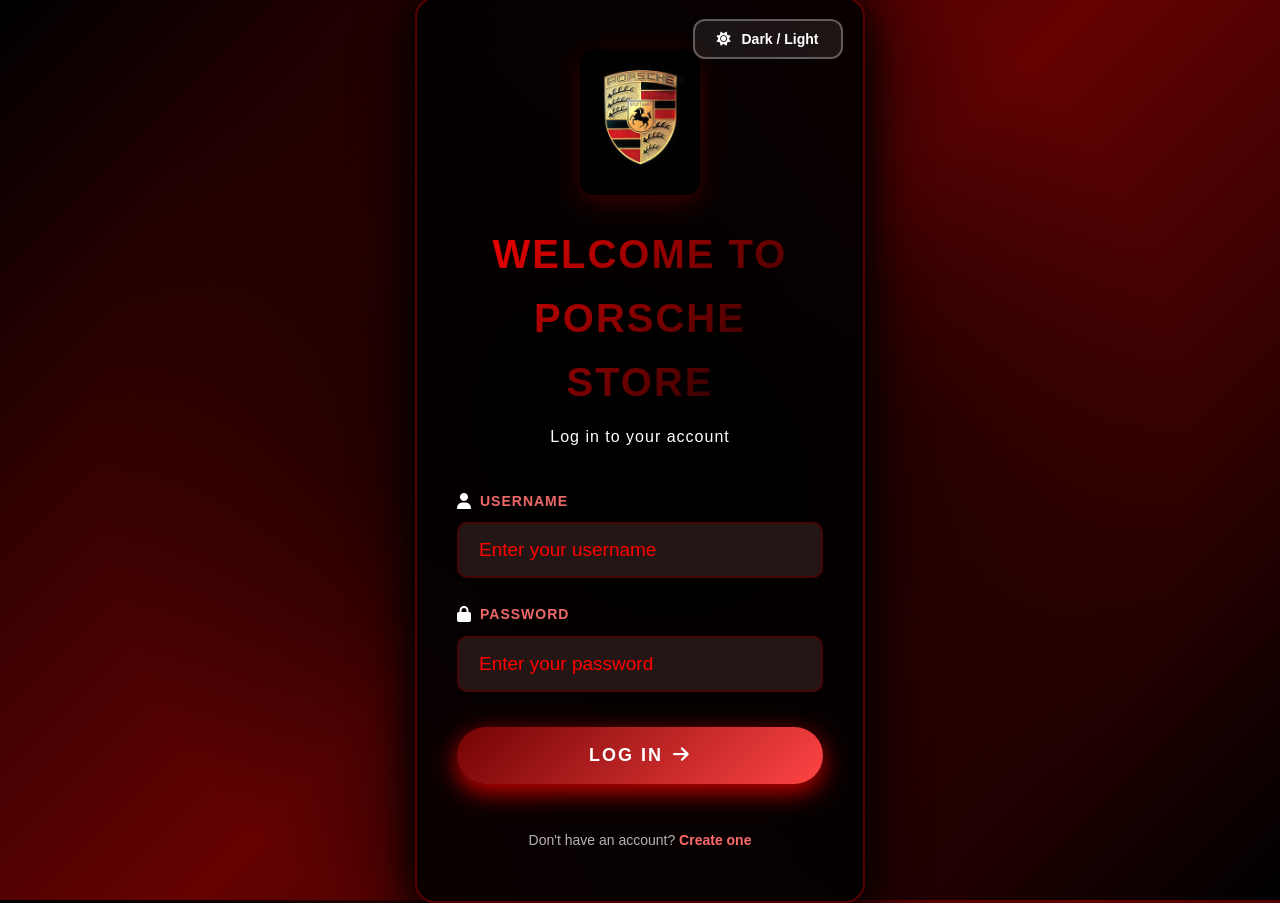
<file: index.html>
<!DOCTYPE html>
<html lang="en">

<head>
    <meta charset="UTF-8">
    <meta name="viewport" content="width=device-width, initial-scale=1.0">
    <title>Login - Porsche Store</title>
    <link rel="stylesheet" href="styles.css">
    <link rel="stylesheet" href="login.css">
    <link rel="stylesheet" href="https://cdnjs.cloudflare.com/ajax/libs/font-awesome/6.5.0/css/all.min.css"
        integrity="sha512-2SwdPD6INVrV/lHTZbO2nodKhrnDdJK9/kg2XD1r9uGqPo1cUbujc+IYdlYdEErWNu69gVcYgdxlmVmzTWnetw=="
        crossorigin="anonymous" />
</head>

<body class="login-page">
    <div class="login-overlay">
        <div class="login-container">
            <div class="login-header">
                <div class="theme-switch-box">
                    <button class="theme-toggle" aria-label="Toggle theme">
                        <i class="fa-solid fa-sun"></i>
                    </button>
                </div>
                <img src="images/logo.png" alt="Porsche Store Logo" class="login-logo"
                    onclick="window.location.href='pages/home.html'" style="cursor: pointer;">
                <h1 class="login-title">Welcome to Porsche Store</h1>
                <p class="login-subtitle">Log in to your account</p>
            </div>
            <form class="login-form" id="loginForm">
                <div class="input-group">
                    <label for="username">
                        <i class="fa-solid fa-user"></i>
                        Username
                    </label>
                    <input type="text" id="username" name="username" placeholder="Enter your username" required>
                </div>
                <div class="input-group">
                    <label for="password">
                        <i class="fa-solid fa-lock"></i>
                        Password
                    </label>
                    <input type="password" id="password" name="password" placeholder="Enter your password" required>
                </div>
                <button type="submit" class="login-button">
                    <span>Log In</span>
                    <i class="fa-solid fa-arrow-right"></i>
                </button>
                <p class="login-footer">Don't have an account? <a href="#" class="signup-link">Create one</a></p>
            </form>
        </div>
    </div>
    <script src="script.js"></script>
    <script>
        document.getElementById("loginForm").addEventListener("submit", function (e) {
            e.preventDefault();
            localStorage.setItem("loggedIn", "true");
            window.location.href = "pages/home.html";
        });
    </script>
</body>

</html>
</file>
<file: styles.css>
/* Base Styles */
* {
  margin: 0;
  padding: 0;
  box-sizing: border-box;
}

/* CSS Variables for Theme */
:root {
  /* Dark Mode (Default) */
  --bg-primary: linear-gradient(135deg, #0a0a0a 0%, #1a1a1a 50%, #0a0a0a 100%);
  --bg-secondary: rgba(77, 38, 38, 0.95);
  --bg-card: rgba(255, 255, 255, 0.05);
  --bg-card-hover: rgba(255, 255, 255, 0.08);
  --text-primary: #fff;
  --text-secondary: #ccc;
  --text-muted: rgba(255, 255, 255, 0.6);
  --border-color: rgba(255, 0, 0, 0.3);
  --border-color-light: rgba(255, 0, 0, 0.2);
  --accent-color: #ff0000;
  --accent-gradient: linear-gradient(135deg, #ff0000 0%, #ff4444 100%);
  --shadow-color: rgba(0, 0, 0, 0.5);
}

[data-theme="light"] {
  /* Light Mode */
  --bg-primary: linear-gradient(135deg, #ffffff 0%, #ffffff 50%, #f5f5f5 100%);
  --bg-secondary: rgba(252, 252, 252, 0.95);
  --bg-card: rgba(248, 246, 246, 0.05);
  --bg-card-hover: rgba(0, 0, 0, 0.08);
  --text-primary: #1a1a1a;
  --text-secondary: #333;
  --text-muted: rgba(0, 0, 0, 0.6);
  --border-color: rgba(255, 0, 0, 0.4);
  --border-color-light: rgba(255, 0, 0, 0.3);
  --accent-color: #7a7676;
  --accent-gradient: linear-gradient(135deg, #ff0000 0%, #ff4444 100%);
  --shadow-color: rgba(0, 0, 0, 0.2);
}

body {
  background: var(--bg-primary);
  color: var(--text-primary);
  font-family: "Segoe UI", Tahoma, Geneva, Verdana, sans-serif;
  text-align: center;
  margin: 0;
  padding: 0;
  min-height: 100vh;
  display: flex;
  flex-direction: column;
  line-height: 1.6;
  transition: background 0.3s ease, color 0.3s ease;
}

/* Theme Toggle Button */
.theme-toggle {
  background: var(--bg-card);
  border: 2px solid var(--border-color-light);
  color: var(--text-primary);
  padding: 10px 18px;
  border-radius: 12px;
  cursor: pointer;
  font-size: 14px;
  font-weight: 700;
  transition: all 0.3s ease;
  display: inline-flex;
  align-items: center;
  justify-content: center;
  gap: 10px;
  min-width: 150px;
  height: auto;
  box-shadow: 0 2px 10px var(--shadow-color);
}

.theme-toggle:hover {
  background: var(--bg-card-hover);
  border-color: var(--border-color);
  transform: translateY(-2px);
  box-shadow: 0 4px 15px var(--shadow-color);
}

.theme-toggle i {
  transition: transform 0.3s ease;
}

.theme-toggle:hover i {
  transform: rotate(180deg);
}

.theme-toggle::after {
  content: "Dark / Light";
}

/* Premium Header Styles */
.main-header {
  position: sticky;
  top: 0;
  z-index: 1000;
  background: var(--bg-secondary);
  backdrop-filter: blur(10px);
  border-bottom: 2px solid var(--border-color);
  box-shadow: 0 4px 20px var(--shadow-color);
  padding: 15px 0;
  transition: all 0.3s ease;
}

.header-content {
  max-width: 1400px;
  margin: 0 auto;
  padding: 0 30px;
  display: flex;
  justify-content: space-between;
  align-items: center;
  flex-wrap: wrap;
  gap: 20px;
}

.logo-section {
  display: flex;
  align-items: center;
  gap: 15px;
}

.header-logo {
  height: 60px;
  width: auto;
  border-radius: 10px;
  box-shadow: 0 4px 15px rgba(255, 0, 0, 0.3);
  transition: transform 0.3s ease;
}

.header-logo:hover {
  transform: scale(1.05);
}

.brand-name {
  font-size: 24px;
  font-weight: 700;
  background: linear-gradient(135deg, #ff0000 0%, #ff6b6b 100%);
  -webkit-background-clip: text;
  -webkit-text-fill-color: transparent;
  background-clip: text;
  letter-spacing: 2px;
  text-transform: uppercase;
}

.main-nav {
  display: flex;
  gap: 30px;
  align-items: center;
}

.main-nav a {
  color: var(--text-primary);
  text-decoration: none;
  font-weight: 600;
  font-size: 16px;
  padding: 8px 15px;
  border-radius: 6px;
  transition: all 0.3s ease;
  position: relative;
}

.main-nav a::before {
  content: "";
  position: absolute;
  bottom: 0;
  left: 50%;
  transform: translateX(-50%);
  width: 0;
  height: 2px;
  background: linear-gradient(90deg, #ff0000, #ff6b6b);
  transition: width 0.3s ease;
}

.main-nav a:hover::before {
  width: 80%;
}

.main-nav a:hover {
  color: #ff6b6b;
  background: rgba(255, 0, 0, 0.1);
}

.header-actions {
  display: flex;
  align-items: center;
  gap: 15px;
}

.logo-section {
  cursor: pointer;
  transition: transform 0.3s ease;
}

.logo-section:hover {
  transform: scale(1.02);
}

.cart-link {
  display: flex;
  align-items: center;
  gap: 8px;
  color: var(--text-primary);
  text-decoration: none;
  font-weight: 600;
  padding: 10px 20px;
  background: var(--bg-card);
  border-radius: 8px;
  border: 1px solid var(--border-color-light);
  transition: all 0.3s ease;
}

.cart-link:hover {
  background: rgba(255, 0, 0, 0.3);
  transform: translateY(-2px);
  box-shadow: 0 4px 15px rgba(255, 0, 0, 0.4);
}

.cart-link i {
  font-size: 18px;
}

/* Main Content */
.main-content {
  flex: 1;
  width: 100%;
  display: flex;
  flex-direction: column;
}

/* Legacy header styles for other pages */
header {
  padding: 20px;
  background: var(--bg-secondary);
  display: flex;
  justify-content: space-between;
  align-items: center;
  flex-wrap: wrap;
  transition: background 0.3s ease;
}

.cart-link i {
  margin-right: 5px;
  font-size: 18px;
}

.logo {
  height: 150px;
  width: auto;
  margin-right: 20px;
  margin-left: 20px;
  margin-bottom: 5px;
  margin-top: 15px;
  border-radius: 10px;
  box-shadow: 0 0 10px rgba(0, 0, 0, 0.5);
}

.cart-link {
  color: var(--text-primary);
  text-decoration: none;
  font-weight: bold;
}

nav {
  background: var(--bg-secondary);
  padding: 10px;
  transition: background 0.3s ease;
}

.navbar a {
  color: var(--text-primary);
  text-decoration: none;
  font-weight: bold;
}

nav a {
  margin: 0 15px;
  color: var(--text-primary);
  text-decoration: none;
  font-weight: bold;
}

nav a i {
  font-size: 18px;
  color: #fff;
  margin-right: 5px;
}

.shop-btn-icon {
  display: inline-flex;
  align-items: center;
  gap: 10px;
  padding: 10px 20px;
  background: #6bdeff;
  color: #000;
  border-radius: 8px;
  font-weight: 700;
  text-decoration: none;
  transition: transform 0.18s;
}

.shop-btn-icon i {
  font-size: 14px;
}

.shop-btn-icon:hover {
  transform: translateY(-3px);
}

/* ----------------------- PRODUCTS GRID ----------------------- */

.items {
  display: grid;
  grid-template-columns: repeat(4, 1fr);
  gap: 25px;
  margin-top: 25px;
  padding: 10px;
}

.product-container {
  display: grid;
  grid-template-columns: repeat(auto-fit, minmax(250px, 1fr));
  gap: 20px;
  background: var(--bg-card);
  padding: 20px;
  border-radius: 12px;
  transition: 0.3s;
  opacity: 0;
  animation: fadeInUp 0.7s ease forwards;
}

.product-card {
  background: var(--bg-card);
  padding: 15px;
  border-radius: 12px;
  text-align: center;
  box-shadow: 0 0 10px var(--shadow-color);
  transition: background 0.3s ease;
}

.product-container img {
  width: 100%;
  border-radius: 10px;
}

/* Hover Effect */
.product-container:hover {
  transform: scale(1.06);
}

.navbar a {
  color: #fff;
  text-decoration: none;
  font-weight: bold;
}

/* Premium Hero Section */
.hero {
  flex: 1;
  display: flex;
  align-items: center;
  justify-content: center;
  min-height: calc(100vh - 200px);
  background: linear-gradient(135deg,
      rgba(255, 0, 0, 0.1) 0%,
      rgba(0, 0, 0, 0.3) 100%);
  position: relative;
  overflow: hidden;
  padding: 60px 20px;
  transition: background 0.3s ease;
}

[data-theme="light"] .hero {
  background: linear-gradient(135deg,
      rgba(255, 0, 0, 0.15) 0%,
      rgba(255, 255, 255, 0.5) 100%);
}

.hero::before {
  content: "";
  position: absolute;
  top: 0;
  left: 0;
  right: 0;
  bottom: 0;
  background: radial-gradient(circle at 50% 50%,
      rgba(255, 0, 0, 0.1) 0%,
      transparent 70%);
  pointer-events: none;
}

[data-theme="light"] .hero::before {
  background: radial-gradient(circle at 50% 50%,
      rgba(255, 0, 0, 0.2) 0%,
      transparent 70%);
}

.hero-content {
  position: relative;
  z-index: 1;
  max-width: 800px;
  animation: fadeInUp 1s ease;
}

.hero-title {
  font-size: 4rem;
  font-weight: 800;
  margin-bottom: 20px;
  background: linear-gradient(135deg, #fff 0%, #ff6b6b 100%);
  -webkit-background-clip: text;
  -webkit-text-fill-color: transparent;
  background-clip: text;
  letter-spacing: 2px;
  line-height: 1.2;
  position: relative;
  /* Multiple text shadows for better visibility */
  text-shadow:
    0 0 10px rgba(255, 0, 0, 0.8),
    0 0 20px rgba(255, 0, 0, 0.6),
    0 2px 4px rgba(0, 0, 0, 0.8),
    0 4px 8px rgba(0, 0, 0, 0.6);
  /* Fallback solid color */
  color: #fff;
  filter: drop-shadow(0 2px 4px rgba(0, 0, 0, 0.5));
}

/* Light mode hero title - much more visible with strong contrast */
[data-theme="light"] .hero-title {
  background: linear-gradient(135deg, #cc0000 0%, #ff0000 50%, #ff3333 100%);
  -webkit-background-clip: text;
  -webkit-text-fill-color: transparent;
  background-clip: text;
  /* Strong text shadows and outline for visibility */
  text-shadow:
    0 0 15px rgba(255, 0, 0, 0.8),
    0 0 30px rgba(255, 0, 0, 0.6),
    0 2px 4px rgba(0, 0, 0, 0.4),
    0 4px 8px rgba(0, 0, 0, 0.3),
    2px 2px 0 rgba(255, 255, 255, 0.9),
    -2px -2px 0 rgba(255, 255, 255, 0.9),
    2px -2px 0 rgba(255, 255, 255, 0.9),
    -2px 2px 0 rgba(255, 255, 255, 0.9);
  /* Fallback solid color */
  color: #cc0000;
  filter: drop-shadow(0 4px 12px rgba(255, 0, 0, 0.5)) drop-shadow(0 0 30px rgba(255, 0, 0, 0.4));
  /* Add a subtle border effect */
  -webkit-text-stroke: 1px rgba(255, 255, 255, 0.8);
}

.hero-subtitle {
  font-size: 1.5rem;
  color: var(--text-secondary);
  margin-bottom: 40px;
  font-weight: 300;
  letter-spacing: 1px;
  text-shadow: 0 2px 4px rgba(0, 0, 0, 0.3);
}

[data-theme="light"] .hero-subtitle {
  color: #333;
  text-shadow: 0 2px 4px rgba(0, 0, 0, 0.2);
  font-weight: 400;
}

.shop-now-btn {
  display: inline-flex;
  align-items: center;
  gap: 12px;
  background: linear-gradient(135deg, #ff0000 0%, #ff4444 100%);
  color: #fff;
  padding: 18px 40px;
  border-radius: 50px;
  text-decoration: none;
  font-weight: 700;
  font-size: 18px;
  margin-top: 20px;
  transition: all 0.3s ease;
  box-shadow: 0 8px 25px rgba(255, 0, 0, 0.4);
  border: 2px solid transparent;
  position: relative;
  overflow: hidden;
}

.shop-now-btn::before {
  content: "";
  position: absolute;
  top: 0;
  left: -100%;
  width: 100%;
  height: 100%;
  background: linear-gradient(90deg,
      transparent,
      rgba(255, 255, 255, 0.3),
      transparent);
  transition: left 0.5s ease;
}

.shop-now-btn:hover::before {
  left: 100%;
}

.shop-now-btn:hover {
  background: linear-gradient(135deg, #ff3333 0%, #ff6666 100%);
  transform: translateY(-3px) scale(1.05);
  box-shadow: 0 12px 35px rgba(255, 0, 0, 0.6);
}

.shop-now-btn i {
  transition: transform 0.3s ease;
}

.shop-now-btn:hover i {
  transform: translateX(5px);
}

/* Animation */
@keyframes fadeInUp {
  0% {
    opacity: 0;
    transform: translateY(20px);
  }

  100% {
    opacity: 1;
    transform: translateY(0);
  }
}

/* ------------------------------------------------------------ */

.add-to-cart {
  margin-top: -1px;
  display: inline-block;
  padding: 10px 15px;
  background: #ff0000;
  color: white;
  border: none;
  border-radius: 10px;
  cursor: pointer;
}

.add-to-cart:hover {
  background: #cc0000;
}

#search-bar {
  width: 80%;
  max-width: 400px;
  padding: 10px;
  margin: 20px auto;
  display: block;
  border: none;
  border-radius: 5px;
  font-size: 16px;
  color: #fff;
}

/* Premium Section Styles */
.section-title {
  font-size: 3rem;
  font-weight: 800;
  margin-bottom: 40px;
  background: linear-gradient(135deg, #fff 0%, #ff6b6b 100%);
  -webkit-background-clip: text;
  -webkit-text-fill-color: transparent;
  background-clip: text;
  text-align: center;
  letter-spacing: 2px;
}

.about-section,
.contact-section,
.cart-section,
.checkout-section,
.products-section {
  padding: 60px 20px;
  max-width: 1400px;
  margin: 0 auto;
  min-height: calc(100vh - 300px);
}

/* Products Section Premium Styles */
.search-container {
  position: relative;
  max-width: 500px;
  margin: 0 auto 40px;
}

.category-filter {
  display: flex;
  justify-content: center;
  gap: 15px;
  margin-bottom: 40px;
  flex-wrap: wrap;
}

.category-btn {
  padding: 12px 25px;
  background: var(--bg-card);
  border: 2px solid var(--border-color-light);
  border-radius: 25px;
  color: var(--text-primary);
  font-weight: 600;
  font-size: 14px;
  cursor: pointer;
  transition: all 0.3s ease;
  text-transform: uppercase;
  letter-spacing: 1px;
}

.category-btn:hover {
  background: var(--bg-card-hover);
  border-color: var(--border-color);
  transform: translateY(-2px);
}

.category-btn.active {
  background: var(--accent-gradient);
  border-color: var(--border-color);
  box-shadow: 0 4px 15px var(--shadow-color);
}

#search-bar {
  width: 100%;
  padding: 15px 50px 15px 20px;
  background: var(--bg-card);
  border: 2px solid var(--border-color);
  border-radius: 50px;
  font-size: 16px;
  color: var(--text-primary);
  transition: all 0.3s ease;
}

#search-bar:focus {
  outline: none;
  border-color: var(--accent-color);
  background: var(--bg-card-hover);
  box-shadow: 0 0 20px var(--shadow-color);
}

#search-bar::placeholder {
  color: var(--text-muted);
}

.search-icon {
  position: absolute;
  right: 20px;
  top: 50%;
  transform: translateY(-50%);
  color: var(--text-muted);
  pointer-events: none;
}

.items {
  display: grid;
  grid-template-columns: repeat(auto-fit, minmax(280px, 1fr));
  gap: 30px;
  margin-top: 40px;
}

.product-container {
  background: var(--bg-card);
  border-radius: 15px;
  overflow: hidden;
  transition: all 0.3s ease;
  border: 2px solid var(--border-color-light);
  display: flex;
  flex-direction: column;
  animation: fadeInUp 0.7s ease forwards;
}

.product-container:hover {
  transform: translateY(-10px);
  border-color: var(--border-color);
  box-shadow: 0 15px 40px var(--shadow-color);
  background: var(--bg-card-hover);
}

.product-image-wrapper {
  width: 100%;
  height: 250px;
  overflow: hidden;
  background: var(--bg-card);
  position: relative;
  transition: background 0.3s ease;
}

.product-container img {
  width: 100%;
  height: 100%;
  object-fit: cover;
  transition: transform 0.3s ease;
}

.product-container:hover img {
  transform: scale(1.1);
}

.product-info {
  padding: 20px;
  display: flex;
  flex-direction: column;
  gap: 15px;
  flex: 1;
}

.product-info h3 {
  font-size: 1.3rem;
  font-weight: 700;
  color: var(--text-primary);
  margin: 0;
}

.product-price {
  font-size: 1.5rem;
  font-weight: 800;
  color: var(--accent-color);
  margin: 0;
}

.add-to-cart {
  padding: 12px 20px;
  background: linear-gradient(135deg, #ff0000 0%, #ff4444 100%);
  color: white;
  border: none;
  border-radius: 8px;
  cursor: pointer;
  font-weight: 700;
  font-size: 16px;
  transition: all 0.3s ease;
  text-transform: uppercase;
  letter-spacing: 1px;
  box-shadow: 0 4px 15px rgba(255, 0, 0, 0.3);
}

.add-to-cart:hover {
  background: linear-gradient(135deg, #ff3333 0%, #ff6666 100%);
  transform: translateY(-2px);
  box-shadow: 0 6px 20px rgba(255, 0, 0, 0.5);
}

.product-actions {
  display: flex;
  gap: 10px;
  flex-wrap: wrap;
}

.view-details-btn,
.detail-link-btn {
  display: inline-flex;
  align-items: center;
  justify-content: center;
  padding: 10px 14px;
  border-radius: 8px;
  background: var(--bg-card-hover);
  color: var(--text-primary);
  text-decoration: none;
  font-weight: 600;
  border: 1px solid var(--border-color-light);
  transition: all 0.3s ease;
}

.view-details-btn:hover,
.detail-link-btn:hover {
  background: var(--accent-color);
  color: white;
  transform: translateY(-2px);
}

.product-details-section {
  padding: 60px 20px;
  max-width: 1200px;
  margin: 0 auto;
}

.detail-breadcrumb {
  margin-bottom: 25px;
}

.detail-breadcrumb a {
  color: var(--accent-color);
  text-decoration: none;
  font-weight: 600;
}

.product-detail-card {
  background: var(--bg-card);
  border: 2px solid var(--border-color-light);
  border-radius: 20px;
  padding: 30px;
  box-shadow: 0 15px 40px var(--shadow-color);
}

.detail-grid {
  display: grid;
  grid-template-columns: 1.1fr 0.9fr;
  gap: 30px;
  align-items: center;
}

.detail-image-wrap img {
  width: 100%;
  border-radius: 16px;
  object-fit: cover;
  min-height: 350px;
}

.detail-category {
  display: inline-block;
  margin-bottom: 10px;
  color: var(--accent-color);
  text-transform: uppercase;
  font-weight: 700;
  letter-spacing: 1px;
}

.detail-info h2 {
  font-size: 2rem;
  margin: 0 0 10px;
}

.detail-description {
  color: var(--text-muted);
  line-height: 1.7;
  margin-bottom: 15px;
}

.detail-price {
  font-size: 1.8rem;
  font-weight: 800;
  color: var(--accent-color);
  margin-bottom: 20px;
}

.detail-actions {
  display: flex;
  gap: 12px;
  flex-wrap: wrap;
  margin-bottom: 25px;
}

.detail-btn {
  padding: 12px 20px;
}

.detail-lists {
  display: grid;
  grid-template-columns: 1fr 1fr;
  gap: 20px;
}

.detail-lists ul {
  padding-left: 18px;
  color: var(--text-muted);
  line-height: 1.7;
}

.detail-empty {
  text-align: center;
  padding: 40px 20px;
}

@media (max-width: 768px) {

  .detail-grid,
  .detail-lists {
    grid-template-columns: 1fr;
  }

  .product-actions {
    flex-direction: column;
  }
}

/* Cart Section Premium Styles */
.cart-items-container {
  background: var(--bg-card);
  border-radius: 15px;
  padding: 30px;
  margin-bottom: 30px;
  min-height: 200px;
  border: 2px solid var(--border-color-light);
}

.empty-cart-message {
  text-align: center;
  color: var(--text-muted);
  font-size: 1.2rem;
  padding: 40px;
}

.cart-item {
  display: flex;
  justify-content: space-between;
  align-items: center;
  background: var(--bg-card);
  padding: 20px;
  margin: 15px 0;
  border-radius: 10px;
  border: 1px solid var(--border-color-light);
  transition: all 0.3s ease;
}

.cart-item:hover {
  background: var(--bg-card-hover);
  border-color: var(--border-color);
}

.cart-item p {
  margin: 0;
  font-size: 1.1rem;
  font-weight: 600;
}

.cart-item button {
  padding: 8px 15px;
  background: linear-gradient(135deg, #ff0000, #ff4444);
  color: white;
  border: none;
  border-radius: 6px;
  cursor: pointer;
  font-weight: 600;
  transition: all 0.3s ease;
}

.cart-item button:hover {
  transform: scale(1.05);
  box-shadow: 0 4px 15px rgba(255, 0, 0, 0.4);
}

.cart-total-container {
  background: var(--bg-card);
  border-radius: 15px;
  padding: 25px;
  margin-bottom: 30px;
  text-align: center;
  border: 2px solid var(--border-color);
}

.total-label {
  font-size: 1.5rem;
  font-weight: 700;
  color: var(--text-primary);
  margin: 0;
}

.total-amount {
  font-size: 2rem;
  color: var(--accent-color);
  font-weight: 800;
}

.checkout-button-container {
  text-align: center;
  display: flex;
  gap: 15px;
  justify-content: center;
  flex-wrap: wrap;
}

.checkout-button {
  display: inline-block;
  padding: 18px 40px;
  background: linear-gradient(135deg, #ff0000 0%, #ff4444 100%);
  color: white;
  text-decoration: none;
  border-radius: 50px;
  font-weight: 700;
  font-size: 18px;
  transition: all 0.3s ease;
  box-shadow: 0 8px 25px rgba(255, 0, 0, 0.4);
  text-transform: uppercase;
  letter-spacing: 1px;
  border: none;
  cursor: pointer;
}

.checkout-button:hover {
  transform: translateY(-3px);
  box-shadow: 0 12px 35px rgba(255, 0, 0, 0.6);
}

.clear-cart-button {
  display: inline-block;
  padding: 18px 40px;
  background: rgba(255, 255, 255, 0.1);
  color: white;
  border: 2px solid rgba(255, 255, 255, 0.3);
  border-radius: 50px;
  font-weight: 700;
  font-size: 18px;
  transition: all 0.3s ease;
  text-transform: uppercase;
  letter-spacing: 1px;
  cursor: pointer;
}

.clear-cart-button:hover {
  background: rgba(255, 255, 255, 0.2);
  border-color: rgba(255, 255, 255, 0.5);
  transform: translateY(-3px);
}

/* Checkout Section Premium Styles */
.checkout-container {
  display: grid;
  grid-template-columns: 1fr 1.5fr;
  gap: 40px;
  max-width: 1200px;
  margin: 0 auto;
}

.order-summary {
  background: var(--bg-card);
  border-radius: 15px;
  padding: 30px;
  border: 2px solid var(--border-color-light);
  height: fit-content;
}

.order-summary h3 {
  font-size: 1.5rem;
  margin-bottom: 20px;
  color: var(--accent-color);
  border-bottom: 2px solid var(--border-color);
  padding-bottom: 10px;
}

.checkout-items-list {
  margin-bottom: 20px;
}

.checkout-items-list p {
  padding: 10px 0;
  border-bottom: 1px solid var(--border-color-light);
  color: var(--text-primary);
}

.checkout-total {
  margin-top: 20px;
  padding-top: 20px;
  border-top: 2px solid var(--border-color);
}

.checkout-total p {
  font-size: 1.3rem;
  font-weight: 700;
  color: var(--text-primary);
}

.checkout-form {
  background: var(--bg-card);
  border-radius: 15px;
  padding: 40px;
  border: 2px solid var(--border-color-light);
}

.checkout-form h3 {
  font-size: 1.5rem;
  margin-bottom: 25px;
  color: var(--accent-color);
  border-bottom: 2px solid var(--border-color);
  padding-bottom: 10px;
}

.form-group {
  margin-bottom: 20px;
}

.form-group label {
  display: block;
  margin-bottom: 8px;
  color: var(--text-primary);
  font-weight: 600;
  font-size: 14px;
}

.form-group input,
.form-group textarea {
  width: 100%;
  padding: 12px 15px;
  background: var(--bg-card);
  border: 2px solid var(--border-color-light);
  border-radius: 8px;
  color: var(--text-primary);
  font-size: 16px;
  transition: all 0.3s ease;
}

.form-group input:focus,
.form-group textarea:focus {
  outline: none;
  border-color: var(--accent-color);
  background: var(--bg-card-hover);
  box-shadow: 0 0 15px var(--shadow-color);
}

.form-group input::placeholder,
.form-group textarea::placeholder {
  color: var(--text-muted);
}

.form-row {
  display: grid;
  grid-template-columns: 1fr 1fr;
  gap: 20px;
}

.submit-order-btn,
.submit-btn {
  width: 100%;
  padding: 18px;
  background: linear-gradient(135deg, #ff0000 0%, #ff4444 100%);
  color: white;
  border: none;
  border-radius: 50px;
  font-weight: 700;
  font-size: 18px;
  cursor: pointer;
  transition: all 0.3s ease;
  box-shadow: 0 8px 25px rgba(255, 0, 0, 0.4);
  text-transform: uppercase;
  letter-spacing: 1px;
  margin-top: 10px;
}

.submit-order-btn:hover,
.submit-btn:hover {
  transform: translateY(-3px);
  box-shadow: 0 12px 35px rgba(255, 0, 0, 0.6);
}

/* Contact Section Premium Styles */
.contact-container {
  display: grid;
  grid-template-columns: 1fr 1fr;
  gap: 40px;
  max-width: 1200px;
  margin: 0 auto;
  align-items: start;
}

.contact-info-card {
  background: var(--bg-card);
  border-radius: 15px;
  padding: 40px;
  border: 2px solid var(--border-color-light);
  height: 100%;
  display: flex;
  flex-direction: column;
}

.contact-info-card h3 {
  font-size: 1.8rem;
  margin-bottom: 40px;
  color: var(--accent-color);
  border-bottom: 2px solid var(--border-color);
  padding-bottom: 15px;
  text-align: left;
}

.contact-info {
  flex: 1;
  display: flex;
  flex-direction: column;
  gap: 25px;
  align-items: flex-start;
}

.contact-item {
  display: flex;
  gap: 20px;
  align-items: flex-start;
  width: 100%;
  padding: 15px;
  background: var(--bg-card);
  border-radius: 10px;
  border-left: 3px solid var(--accent-color);
  transition: all 0.3s ease;
}

.contact-item:hover {
  background: var(--bg-card-hover);
  border-left-color: var(--accent-color);
  transform: translateX(5px);
}

.contact-icon-wrapper {
  width: 50px;
  height: 50px;
  background: rgba(255, 0, 0, 0.2);
  border-radius: 12px;
  display: flex;
  align-items: center;
  justify-content: center;
  flex-shrink: 0;
  border: 2px solid rgba(255, 0, 0, 0.3);
  transition: all 0.3s ease;
}

.contact-item:hover .contact-icon-wrapper {
  background: rgba(255, 0, 0, 0.3);
  border-color: rgba(255, 0, 0, 0.5);
  transform: scale(1.1);
}

.contact-icon-wrapper i {
  font-size: 1.3rem;
  color: #ff6b6b;
}

.contact-details {
  flex: 1;
  text-align: left;
}

.contact-item strong {
  display: block;
  color: var(--accent-color);
  margin-bottom: 8px;
  font-size: 1.1rem;
  font-weight: 700;
  text-transform: uppercase;
  letter-spacing: 1px;
}

.contact-item p {
  color: var(--text-primary);
  margin: 0;
  line-height: 1.6;
  font-size: 1rem;
}

.social-media-contact {
  display: flex;
  gap: 15px;
  margin-top: 30px;
  justify-content: center;
  padding-top: 20px;
  border-top: 1px solid rgba(255, 255, 255, 0.1);
}

.social-icon-circle {
  display: flex;
  align-items: center;
  justify-content: center;
  width: 50px;
  height: 50px;
  background: rgba(255, 255, 255, 0.1);
  border-radius: 50%;
  color: #fff;
  text-decoration: none;
  font-size: 20px;
  transition: all 0.3s ease;
  border: 2px solid transparent;
}

.social-icon-circle:hover {
  background: linear-gradient(135deg, #ff0000, #ff6b6b);
  transform: translateY(-5px) scale(1.1);
  box-shadow: 0 8px 20px rgba(255, 0, 0, 0.4);
  border-color: rgba(255, 255, 255, 0.3);
}

.contact-form {
  background: var(--bg-card);
  border-radius: 15px;
  padding: 40px;
  border: 2px solid var(--border-color-light);
  height: 100%;
  display: flex;
  flex-direction: column;
}

.contact-form h3 {
  font-size: 1.8rem;
  margin-bottom: 25px;
  color: var(--accent-color);
  border-bottom: 2px solid var(--border-color);
  padding-bottom: 15px;
}

.contact-form .form-group {
  margin-bottom: 20px;
}

.contact-form textarea {
  resize: vertical;
  min-height: 120px;
}

.contact-form .submit-btn {
  margin-top: auto;
}

/* About Section Premium Styles */
.about-container {
  max-width: 1000px;
  margin: 0 auto;
}

.about-content {
  display: grid;
  grid-template-columns: repeat(auto-fit, minmax(300px, 1fr));
  gap: 30px;
}

.about-card {
  background: var(--bg-card);
  border-radius: 15px;
  padding: 30px;
  border: 2px solid var(--border-color-light);
  transition: all 0.3s ease;
}

.about-card:hover {
  transform: translateY(-5px);
  border-color: var(--border-color);
  box-shadow: 0 15px 40px var(--shadow-color);
  background: var(--bg-card-hover);
}

.about-card h3 {
  font-size: 1.5rem;
  margin-bottom: 15px;
  color: var(--accent-color);
  display: flex;
  align-items: center;
  gap: 10px;
}

.about-card h3 i {
  font-size: 1.3rem;
}

.about-card p {
  color: var(--text-primary);
  line-height: 1.8;
  font-size: 1rem;
}

/* Active Navigation Link */
.main-nav a.active {
  color: var(--accent-color);
  background: var(--bg-card);
}

.main-nav a.active::before {
  width: 80%;
}

.cart-link.active {
  background: rgba(255, 0, 0, 0.4);
  border-color: rgba(255, 0, 0, 0.6);
}

/* Cart Notification */
.cart-notification {
  position: fixed;
  top: 100px;
  right: 20px;
  background: linear-gradient(135deg, #ff0000 0%, #ff4444 100%);
  color: white;
  padding: 15px 25px;
  border-radius: 10px;
  box-shadow: 0 8px 25px rgba(255, 0, 0, 0.4);
  z-index: 10000;
  transform: translateX(400px);
  opacity: 0;
  transition: all 0.3s ease;
  font-weight: 600;
  font-size: 16px;
  display: flex;
  align-items: center;
  gap: 10px;
}

.cart-notification.show {
  transform: translateX(0);
  opacity: 1;
}

.cart-notification::before {
  content: "✓";
  background: rgba(255, 255, 255, 0.3);
  width: 24px;
  height: 24px;
  border-radius: 50%;
  display: flex;
  align-items: center;
  justify-content: center;
  font-weight: bold;
}

.cart-item {
  display: flex;
  justify-content: space-between;
  align-items: center;
  background: var(--bg-card);
  padding: 10px;
  margin: 10px 0;
  border-radius: 5px;
  transition: background 0.3s ease;
}

#cart-total {
  font-size: 20px;
  font-weight: bold;
  margin: 20px 0;
}

.checkout-button {
  display: inline-block;
  padding: 10px 20px;
  background: #ff0000;
  color: white;
  text-decoration: none;
  border-radius: 5px;
  font-weight: bold;
}

/* Checkout */
#checkout-form {
  max-width: 400px;
  margin: 20px auto;
  text-align: left;
}

#checkout-form label {
  display: block;
  margin-top: 10px;
}

#checkout-form input {
  width: 100%;
  padding: 8px;
  margin-top: 5px;
  border: none;
  border-radius: 5px;
}

#checkout-form button {
  margin-top: 20px;
  padding: 10px 20px;
  background: #ff0000;
  color: white;
  border: none;
  border-radius: 5px;
  cursor: pointer;
  width: 100%;
}

/* Contact */
#contact-form {
  max-width: 500px;
  margin: 20px auto;
  text-align: left;
}

#contact-form label {
  display: block;
  margin-top: 10px;
}

#contact-form input,
#contact-form textarea {
  width: 100%;
  padding: 8px;
  margin-top: 5px;
  border: none;
  border-radius: 5px;
}

#contact-form textarea {
  height: 100px;
}

#contact-form button {
  margin-top: 20px;
  padding: 10px 20px;
  background: #ff0000;
  color: white;
  border: none;
  border-radius: 5px;
  cursor: pointer;
  width: 100%;
}

.contact-info {
  margin: 20px 0;
}

.map-placeholder {
  margin: 20px 0;
  padding: 20px;
  background: var(--bg-card);
  border-radius: 5px;
  transition: background 0.3s ease;
}

/* Premium Footer */
.main-footer {
  background: var(--bg-secondary);
  border-top: 2px solid var(--border-color);
  padding: 50px 20px 30px;
  margin-top: auto;
  box-shadow: 0 -4px 20px var(--shadow-color);
  transition: background 0.3s ease, border-color 0.3s ease;
}

.footer-content {
  max-width: 1400px;
  margin: 0 auto;
}

.footer-links {
  display: flex;
  justify-content: center;
  gap: 30px;
  margin-bottom: 30px;
  flex-wrap: wrap;
}

.footer-links a {
  color: var(--text-primary);
  text-decoration: none;
  font-weight: 600;
  font-size: 16px;
  padding: 8px 15px;
  border-radius: 6px;
  transition: all 0.3s ease;
  position: relative;
}

.footer-links a::after {
  content: "|";
  position: absolute;
  right: -15px;
  color: var(--text-muted);
}

.footer-links a:last-child::after {
  display: none;
}

.footer-links a:hover {
  color: var(--accent-color);
  background: var(--bg-card);
}

.social-icon-row {
  display: flex;
  justify-content: center;
  width: 100%;
  margin: 30px 0;
}

.social-media {
  display: flex;
  justify-content: center;
  gap: 25px;
  margin: 30px 0;
}

.social-icon {
  display: flex;
  align-items: center;
  justify-content: center;
  width: 60px;
  height: 60px;
  background: var(--bg-card);
  border-radius: 50%;
  color: var(--text-primary);
  text-decoration: none;
  font-size: 24px;
  transition: all 0.3s ease;
  border: 2px solid var(--border-color-light);
  position: relative;
  overflow: hidden;
}

.social-icon::before {
  content: "";
  position: absolute;
  top: 50%;
  left: 50%;
  width: 0;
  height: 0;
  border-radius: 50%;
  background: rgba(255, 255, 255, 0.2);
  transform: translate(-50%, -50%);
  transition: width 0.3s ease, height 0.3s ease;
}

.social-icon:hover::before {
  width: 100%;
  height: 100%;
}

.social-icon:hover {
  background: linear-gradient(135deg, #ff0000, #ff6b6b);
  transform: translateY(-5px) scale(1.1);
  box-shadow: 0 8px 25px rgba(255, 0, 0, 0.5);
  border-color: rgba(255, 255, 255, 0.4);
}

.social-icon i {
  position: relative;
  z-index: 1;
}

.footer-bottom {
  margin-top: 30px;
  padding-top: 30px;
  border-top: 1px solid rgba(255, 255, 255, 0.1);
}

.footer-credit {
  color: var(--text-muted);
  font-size: 14px;
  margin-bottom: 10px;
}

.footer-bottom p:last-child {
  color: var(--text-muted);
  font-size: 14px;
}

/* Legacy footer styles for other pages */
footer {
  background: var(--bg-secondary);
  padding: 20px;
  margin-top: 40px;
  text-align: center;
  padding: 20px;
  color: var(--text-primary);
  transition: background 0.3s ease, color 0.3s ease;
}

footer a,
.navbar a {
  display: inline-block !important;
  margin: 0 10px !important;
  color: var(--text-primary) !important;
  text-decoration: none !important;
  font-weight: bold !important;
  transition: 0.3s ease !important;
}

/* Responsive Design */
@media (max-width: 1024px) {
  .hero-title {
    font-size: 3rem;
  }

  .hero-subtitle {
    font-size: 1.3rem;
  }
}

@media (max-width: 768px) {
  .header-content {
    flex-direction: column;
    padding: 15px 20px;
  }

  .main-nav {
    flex-wrap: wrap;
    justify-content: center;
    gap: 15px;
  }

  .header-actions {
    width: 100%;
    justify-content: center;
  }

  .hero-title {
    font-size: 2.5rem;
  }

  .hero-subtitle {
    font-size: 1.1rem;
  }

  .shop-now-btn {
    padding: 15px 30px;
    font-size: 16px;
  }

  .footer-links {
    flex-direction: column;
    gap: 15px;
  }

  .footer-links a::after {
    display: none;
  }

  .items {
    grid-template-columns: repeat(2, 1fr);
  }
}

@media (max-width: 480px) {
  .hero-title {
    font-size: 2rem;
  }

  .hero-subtitle {
    font-size: 1rem;
  }

  .brand-name {
    font-size: 18px;
  }

  .header-logo {
    height: 50px;
  }

  .main-nav {
    gap: 10px;
  }

  .main-nav a {
    font-size: 14px;
    padding: 6px 12px;
  }

  .items {
    grid-template-columns: 1fr;
  }

  .section-title {
    font-size: 2rem;
  }

  .checkout-container,
  .contact-container {
    grid-template-columns: 1fr;
    gap: 30px;
  }

  .contact-info-card,
  .contact-form {
    height: auto;
  }

  .cart-notification {
    right: 10px;
    left: 10px;
    transform: translateY(-100px);
  }

  .cart-notification.show {
    transform: translateY(0);
  }

  .form-row {
    grid-template-columns: 1fr;
  }

  .about-content {
    grid-template-columns: 1fr;
  }
}

/* Premium Logout Button */
.logout-btn {
  background: linear-gradient(135deg, #ff0000 0%, #ff0000 100%);
  color: #fff;
  border: none;
  padding: 10px 20px;
  cursor: pointer;
  font-size: 14px;
  font-weight: 600;
  border-radius: 8px;
  transition: all 0.3s ease;
  box-shadow: 0 4px 15px rgba(255, 0, 0, 0.3);
  border: 1px solid rgba(255, 255, 255, 0.1);
}

.logout-btn:hover {
  background: linear-gradient(135deg, #d62828 0%, #ff4444 100%);
  transform: translateY(-2px);
  box-shadow: 0 6px 20px rgba(214, 40, 40, 0.4);
}
</file>
<file: login.css>
/* ----------------------- PREMIUM LOGIN PAGE STYLES ----------------------- */
body.login-page {
    margin: 0;
    padding: 0;
    height: 100vh;
    background: linear-gradient(135deg, #000000 0%, #660202 50%, #000000 100%);
    color: #ffffff;
    font-family: 'Segoe UI', Tahoma, Geneva, Verdana, sans-serif;
    display: flex;
    justify-content: center;
    align-items: center;
    position: relative;
    overflow: hidden;
}

body.login-page::before {
    content: '';
    position: absolute;
    top: 0;
    left: 0;
    right: 0;
    bottom: 0;
    background: radial-gradient(circle at 50% 50%, rgb(0, 0, 0) 0%, transparent 70%);
    pointer-events: none;
}

.login-overlay {
    position: relative;
    width: 100%;
    height: 100%;
    display: flex;
    justify-content: center;
    align-items: center;
    z-index: 1;
}

.login-container {
    width: 100%;
    max-width: 450px;
    padding: 50px 40px;
    background: rgba(0, 0, 0, 0.85);
    backdrop-filter: blur(20px);
    border-radius: 20px;
    border: 2px solid rgb(85, 0, 0);
    box-shadow: 0 20px 60px rgba(0, 0, 0, 0.8), 0 0 40px rgb(0, 0, 0);
    animation: fadeInUp 0.8s ease;
    position: relative;
    overflow: hidden;
}

.theme-switch-box {
    position: absolute;
    top: 20px;
    right: 20px;
}

.theme-switch-box .theme-toggle {
    padding: 10px 18px;
    min-width: 150px;
    border-radius: 12px;
    color: #ffffff;
    background: rgba(255, 255, 255, 0.08);
    border: 2px solid rgba(255, 255, 255, 0.3);
}

.theme-switch-box .theme-toggle:hover {
    background: rgba(255, 255, 255, 0.12);
}

.theme-switch-box .theme-toggle::after {
    display: inline-block;
}

.login-container::before {
    content: '';
    position: absolute;
    top: 0;
    left: -100%;
    width: 100%;
    height: 100%;
    background: linear-gradient(90deg, transparent, rgba(113, 12, 12, 0.213), transparent);
    animation: shimmer 3s infinite;
}

@keyframes shimmer {
    0% {
        left: -100%;
    }

    100% {
        left: 100%;
    }
}

.login-header {
    text-align: center;
    margin-bottom: 40px;
}

.login-logo {
    width: 120px;
    height: auto;
    margin-bottom: 20px;
    border-radius: 15px;
    box-shadow: 0 8px 25px rgba(133, 1, 1, 0.389);
    animation: logoFloat 3s ease-in-out infinite;
}

@keyframes logoFloat {

    0%,
    100% {
        transform: translateY(0);
    }

    50% {
        transform: translateY(-10px);
    }
}

.login-title {
    font-size: 2.5rem;
    font-weight: 800;
    margin: 0 0 10px 0;
    background: linear-gradient(135deg, #ff0000 0%, #000000 100%);
    -webkit-background-clip: text;
    -webkit-text-fill-color: transparent;
    background-clip: text;
    letter-spacing: 2px;
    text-transform: uppercase;
}

[data-theme="light"] body.login-page {
    background: #ffffff;
    color: #111111;
}

[data-theme="light"] body.login-page::before {
    background: radial-gradient(circle at 50% 50%, rgba(255, 255, 255, 0.9) 0%, transparent 70%);
}

[data-theme="light"] .login-container {
    background: #ffffff;
    border-color: rgba(0, 0, 0, 0.12);
    box-shadow: 0 20px 60px rgba(0, 0, 0, 0.08);
}

[data-theme="light"] .login-subtitle,
[data-theme="light"] .input-group label {
    color: #222222;
}

[data-theme="light"] .input-group label i {
    color: #222222;
}

[data-theme="light"] .input-group input[type="text"],
[data-theme="light"] .input-group input[type="password"] {
    background: #f5f5f5;
    border-color: rgba(0, 0, 0, 0.12);
    color: #111111;
}

[data-theme="light"] .input-group input[type="text"]::placeholder,
[data-theme="light"] .input-group input[type="password"]::placeholder {
    color: #999999;
}

[data-theme="light"] .theme-switch-box .theme-toggle {
    background: #ffffff;
    color: #111111;
    border-color: rgba(0, 0, 0, 0.12);
}

[data-theme="light"] .theme-switch-box .theme-toggle:hover {
    background: #f0f0f0;
}

.login-subtitle {
    color: rgb(255, 255, 255);
    font-size: 1rem;
    margin: 0;
    font-weight: 300;
    letter-spacing: 1px;
}

.login-form {
    display: flex;
    flex-direction: column;
    gap: 25px;
}

.input-group {
    display: flex;
    flex-direction: column;
    gap: 10px;
}

.input-group label {
    color: #ed6868;
    font-weight: 600;
    font-size: 14px;
    display: flex;
    align-items: center;
    gap: 8px;
    text-transform: uppercase;
    letter-spacing: 1px;
}

.input-group label i {
    color: var(--text-primary);
    font-size: 16px;
}

.input-group input[type="text"],
.input-group input[type="password"] {
    padding: 15px 20px;
    background: rgba(42, 25, 25, 0.9);
    border: 2px solid rgba(80, 1, 1, 0.75);
    border-radius: 10px;
    color: #ffffff;
    font-size: 19px;
    transition: all 0.3s ease;
    font-family: inherit;
}

.input-group input[type="text"]:focus,
.input-group input[type="password"]:focus {
    outline: none;
    border-color: #f70000;
    background: rgba(107, 61, 61, 0.15);
    box-shadow: 0 0 20px rgba(255, 0, 0, 0.3);
}

.input-group input[type="text"]::placeholder,
.input-group input[type="password"]::placeholder {
    color: rgb(255, 0, 0);
}

.login-button {
    width: 100%;
    padding: 18px;
    background: linear-gradient(135deg, #730303 0%, #ff4444 100%);
    color: #fff;
    border: none;
    border-radius: 50px;
    font-size: 18px;
    font-weight: 700;
    cursor: pointer;
    transition: all 0.3s ease;
    box-shadow: 0 8px 25px rgba(255, 0, 0, 0.776);
    text-transform: uppercase;
    letter-spacing: 2px;
    display: flex;
    align-items: center;
    justify-content: center;
    gap: 10px;
    margin-top: 10px;
    position: relative;
    overflow: hidden;
}

.login-button::before {
    content: '';
    position: absolute;
    top: 0;
    left: -100%;
    width: 100%;
    height: 100%;
    background: linear-gradient(90deg, transparent, rgba(255, 0, 0, 0.3), transparent);
    transition: left 0.5s ease;
}

.login-button:hover::before {
    left: 100%;
}

.login-button:hover {
    background: linear-gradient(135deg, #ff3333 0%, #ff6666 100%);
    transform: translateY(-3px);
    box-shadow: 0 12px 35px rgba(255, 0, 0, 0.6);
}

.login-button:active {
    transform: translateY(-1px);
}

.login-button i {
    transition: transform 0.3s ease;
}

.login-button:hover i {
    transform: translateX(5px);
}

.login-footer {
    text-align: center;
    color: rgba(255, 255, 255, 0.7);
    font-size: 14px;
    margin-top: 20px;
}

.signup-link {
    color: #ff6b6b;
    text-decoration: none;
    font-weight: 600;
    transition: all 0.3s ease;
}

.signup-link:hover {
    color: #ff3333;
    text-decoration: underline;
}

/* Responsive */
@media (max-width: 768px) {
    .login-container {
        max-width: 90%;
        padding: 40px 30px;
    }

    .login-title {
        font-size: 2rem;
    }

    .login-logo {
        width: 100px;
    }
}

@media (max-width: 480px) {
    .login-container {
        padding: 30px 20px;
    }

    .login-title {
        font-size: 1.5rem;
    }

    .login-logo {
        width: 80px;
    }
}
</file>
